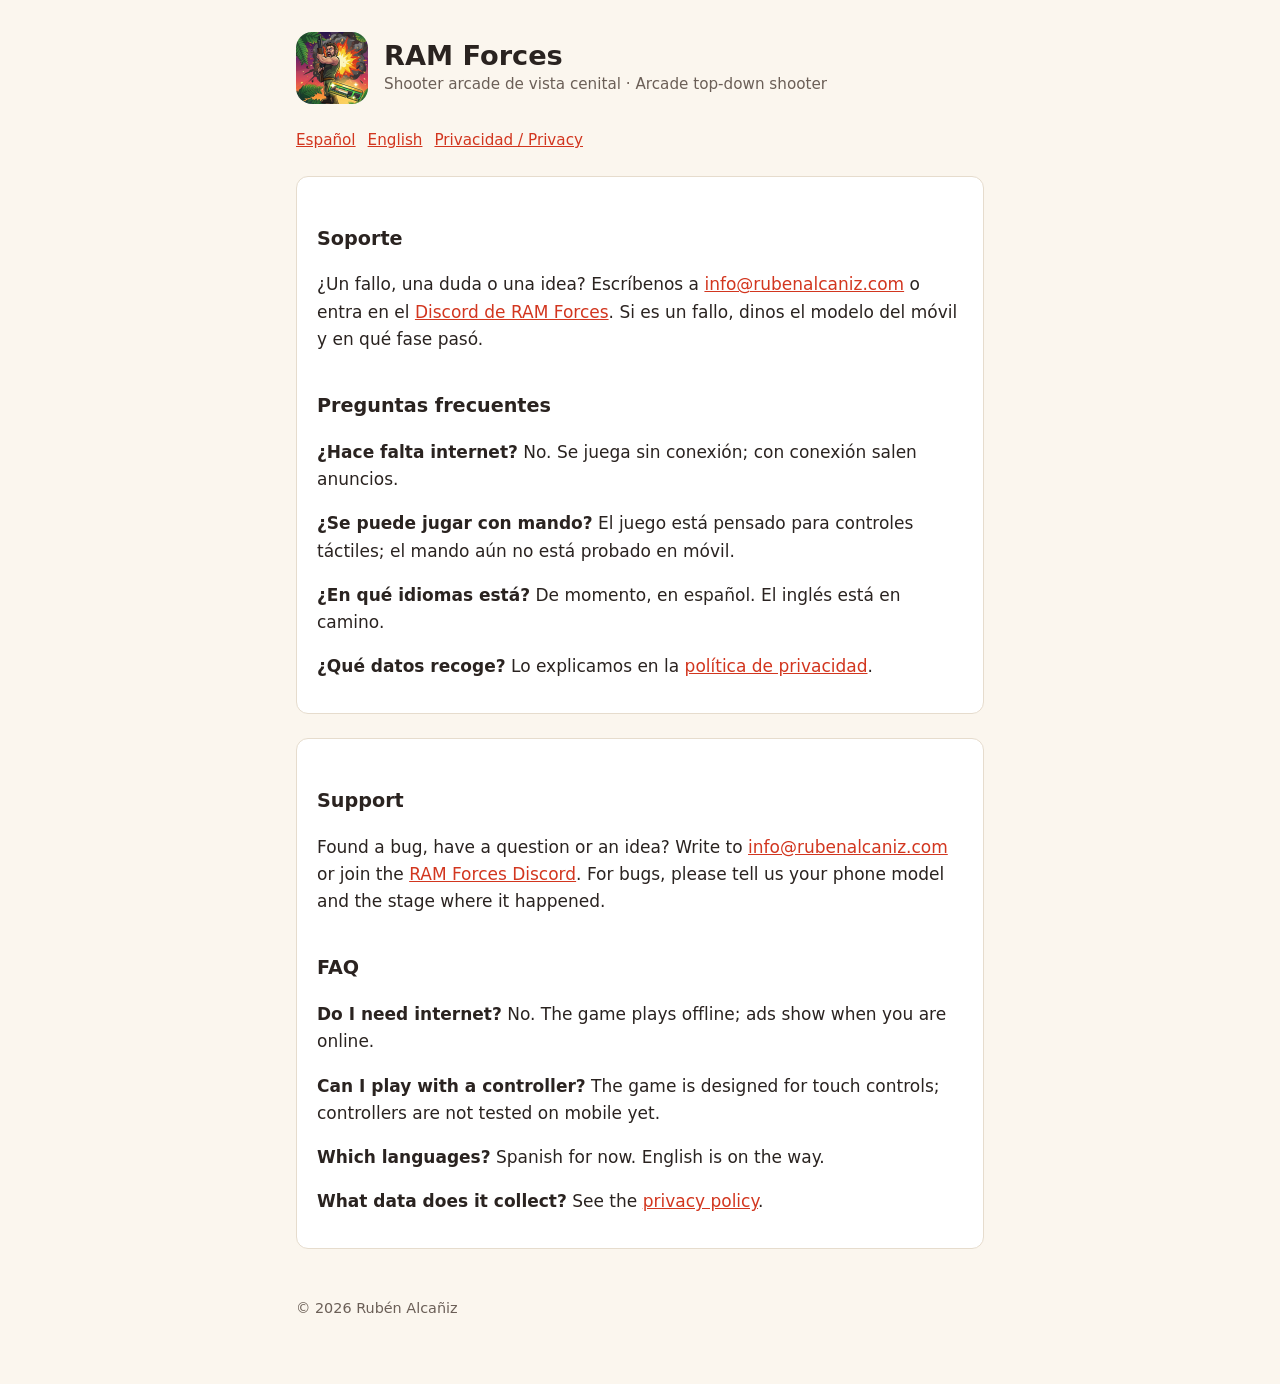
<file: index.html>
<!doctype html>
<html lang="es">
<head>
<meta charset="utf-8">
<meta name="viewport" content="width=device-width, initial-scale=1">
<title>RAM Forces — Soporte</title>
<meta name="description" content="Soporte y contacto de RAM Forces, shooter arcade de vista cenital.">
<link rel="stylesheet" href="style.css">
</head>
<body>
<main>
<header>
  <img src="icon.png" alt="Icono de RAM Forces">
  <div>
    <h1>RAM Forces</h1>
    <div class="muted">Shooter arcade de vista cenital · Arcade top-down shooter</div>
  </div>
</header>

<nav class="lang"><a href="#es">Español</a><a href="#en">English</a><a href="privacy.html">Privacidad / Privacy</a></nav>

<section class="card" id="es">
  <h2>Soporte</h2>
  <p>¿Un fallo, una duda o una idea? Escríbenos a <a href="mailto:info@rubenalcaniz.com">info@rubenalcaniz.com</a> o entra en el <a href="https://discord.gg/SUzvkaZ8WC">Discord de RAM Forces</a>. Si es un fallo, dinos el modelo del móvil y en qué fase pasó.</p>
  <h2>Preguntas frecuentes</h2>
  <p><strong>¿Hace falta internet?</strong> No. Se juega sin conexión; con conexión salen anuncios.</p>
  <p><strong>¿Se puede jugar con mando?</strong> El juego está pensado para controles táctiles; el mando aún no está probado en móvil.</p>
  <p><strong>¿En qué idiomas está?</strong> De momento, en español. El inglés está en camino.</p>
  <p><strong>¿Qué datos recoge?</strong> Lo explicamos en la <a href="privacy.html">política de privacidad</a>.</p>
</section>

<section class="card" id="en">
  <h2>Support</h2>
  <p>Found a bug, have a question or an idea? Write to <a href="mailto:info@rubenalcaniz.com">info@rubenalcaniz.com</a> or join the <a href="https://discord.gg/SUzvkaZ8WC">RAM Forces Discord</a>. For bugs, please tell us your phone model and the stage where it happened.</p>
  <h2>FAQ</h2>
  <p><strong>Do I need internet?</strong> No. The game plays offline; ads show when you are online.</p>
  <p><strong>Can I play with a controller?</strong> The game is designed for touch controls; controllers are not tested on mobile yet.</p>
  <p><strong>Which languages?</strong> Spanish for now. English is on the way.</p>
  <p><strong>What data does it collect?</strong> See the <a href="privacy.html#en">privacy policy</a>.</p>
</section>

<footer>© 2026 Rubén Alcañiz</footer>
</main>
</body>
</html>
</file>
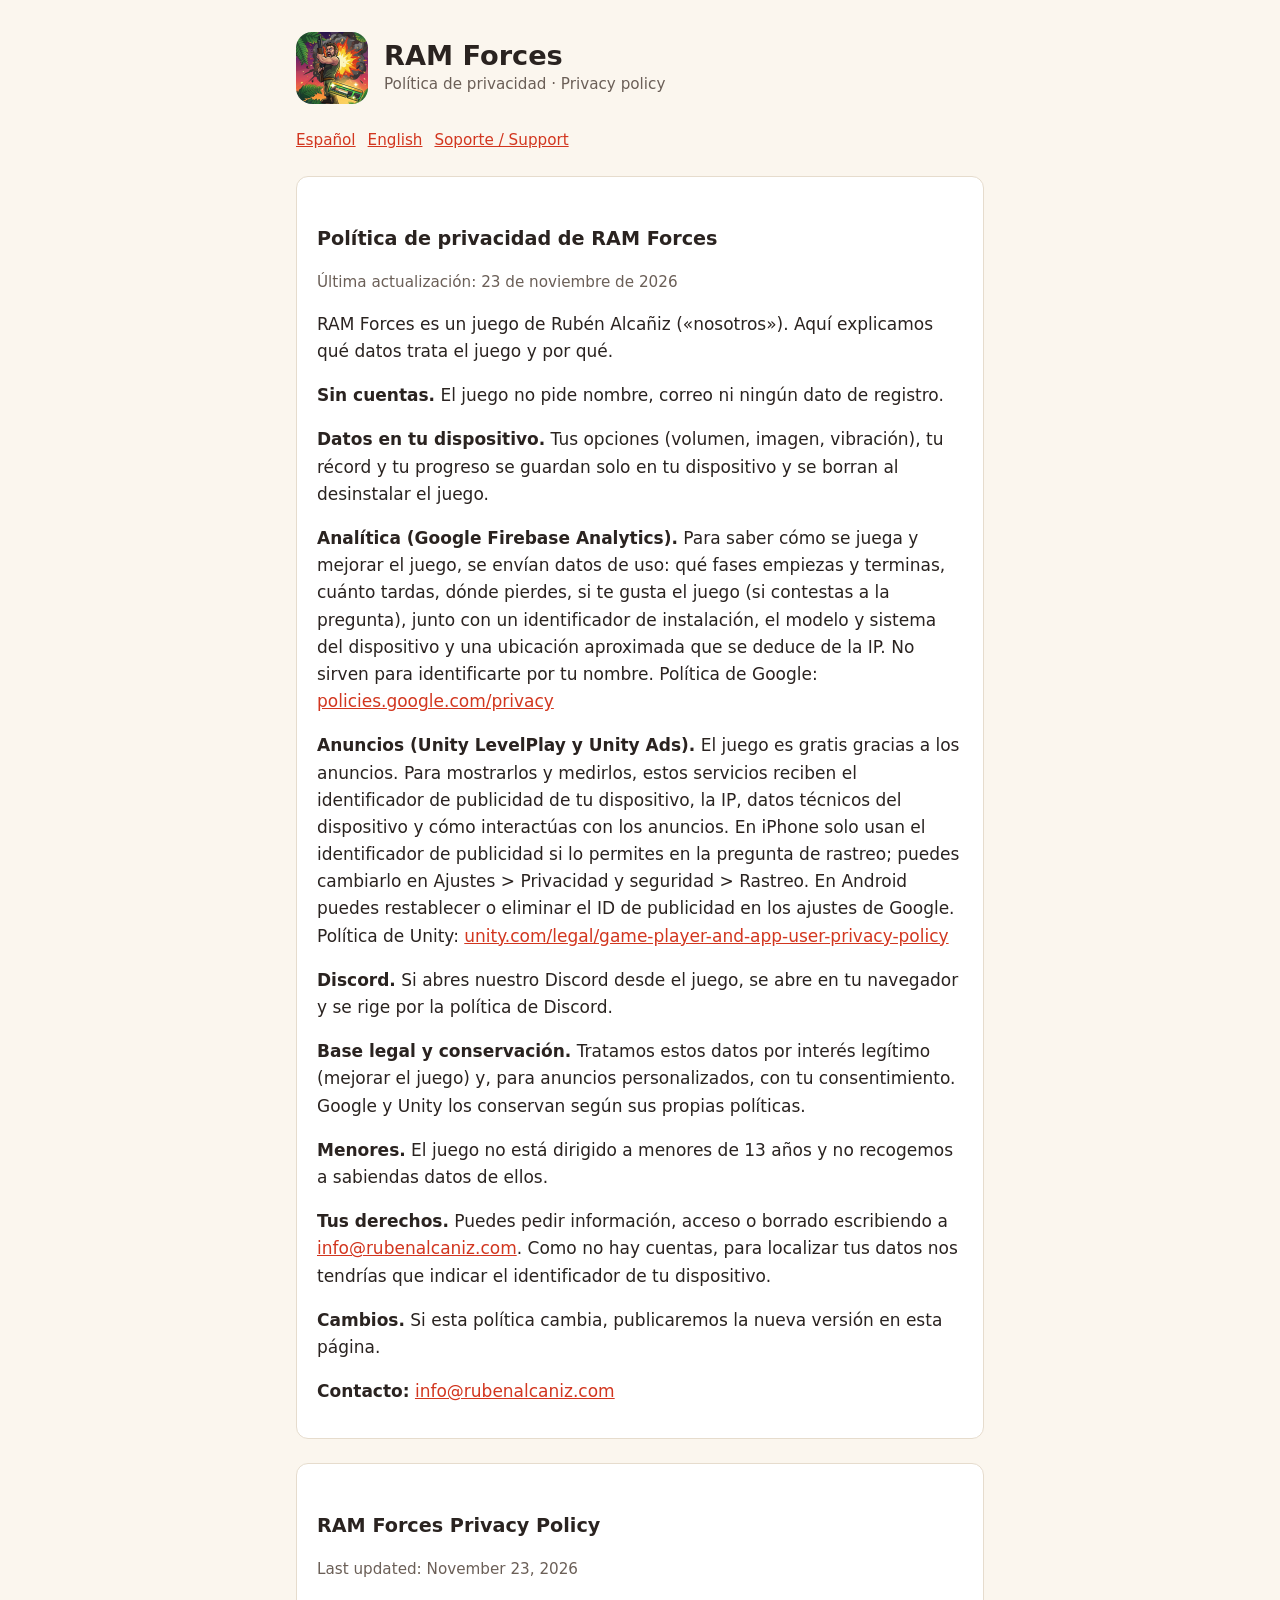
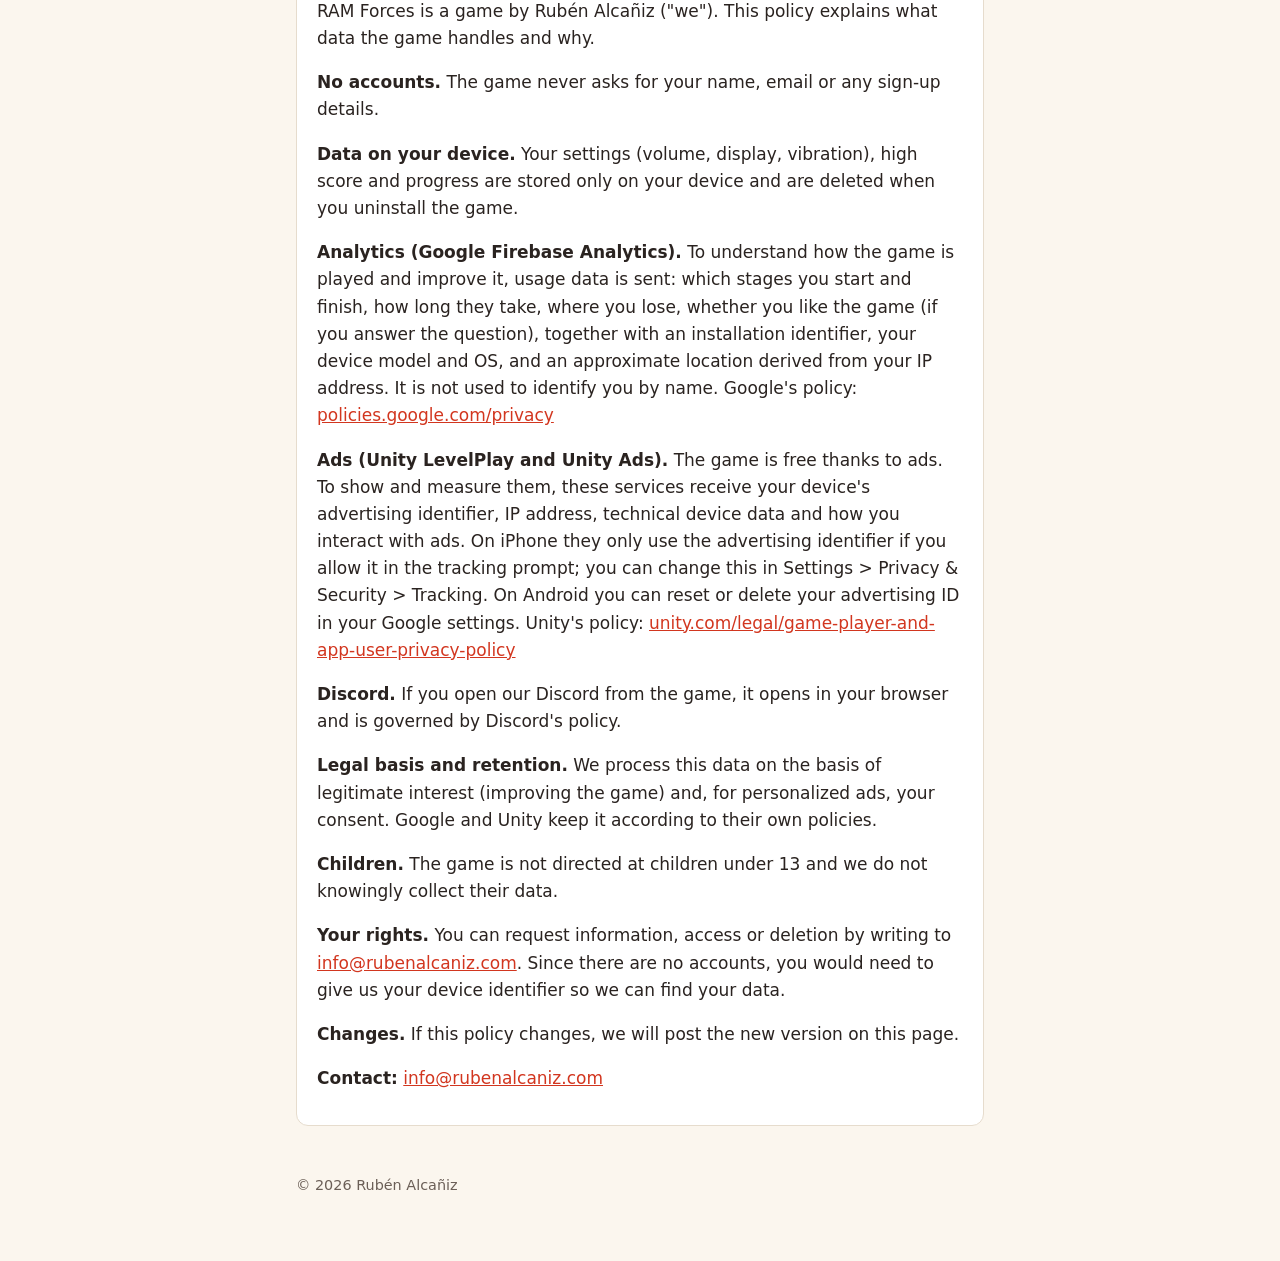
<file: privacy.html>
<!doctype html>
<html lang="es">
<head>
<meta charset="utf-8">
<meta name="viewport" content="width=device-width, initial-scale=1">
<title>RAM Forces — Privacidad</title>
<meta name="description" content="Política de privacidad de RAM Forces / RAM Forces privacy policy.">
<link rel="stylesheet" href="style.css">
</head>
<body>
<main>
<header>
  <img src="icon.png" alt="Icono de RAM Forces">
  <div>
    <h1>RAM Forces</h1>
    <div class="muted">Política de privacidad · Privacy policy</div>
  </div>
</header>

<nav class="lang"><a href="#es">Español</a><a href="#en">English</a><a href="index.html">Soporte / Support</a></nav>

<section class="card" id="es" lang="es">
  <h2>Política de privacidad de RAM Forces</h2>
  <p class="muted">Última actualización: 23 de noviembre de 2026</p>
  <p>RAM Forces es un juego de Rubén Alcañiz («nosotros»). Aquí explicamos qué datos trata el juego y por qué.</p>
  <p><strong>Sin cuentas.</strong> El juego no pide nombre, correo ni ningún dato de registro.</p>
  <p><strong>Datos en tu dispositivo.</strong> Tus opciones (volumen, imagen, vibración), tu récord y tu progreso se guardan solo en tu dispositivo y se borran al desinstalar el juego.</p>
  <p><strong>Analítica (Google Firebase Analytics).</strong> Para saber cómo se juega y mejorar el juego, se envían datos de uso: qué fases empiezas y terminas, cuánto tardas, dónde pierdes, si te gusta el juego (si contestas a la pregunta), junto con un identificador de instalación, el modelo y sistema del dispositivo y una ubicación aproximada que se deduce de la IP. No sirven para identificarte por tu nombre. Política de Google: <a href="https://policies.google.com/privacy">policies.google.com/privacy</a></p>
  <p><strong>Anuncios (Unity LevelPlay y Unity Ads).</strong> El juego es gratis gracias a los anuncios. Para mostrarlos y medirlos, estos servicios reciben el identificador de publicidad de tu dispositivo, la IP, datos técnicos del dispositivo y cómo interactúas con los anuncios. En iPhone solo usan el identificador de publicidad si lo permites en la pregunta de rastreo; puedes cambiarlo en Ajustes &gt; Privacidad y seguridad &gt; Rastreo. En Android puedes restablecer o eliminar el ID de publicidad en los ajustes de Google. Política de Unity: <a href="https://unity.com/legal/game-player-and-app-user-privacy-policy">unity.com/legal/game-player-and-app-user-privacy-policy</a></p>
  <p><strong>Discord.</strong> Si abres nuestro Discord desde el juego, se abre en tu navegador y se rige por la política de Discord.</p>
  <p><strong>Base legal y conservación.</strong> Tratamos estos datos por interés legítimo (mejorar el juego) y, para anuncios personalizados, con tu consentimiento. Google y Unity los conservan según sus propias políticas.</p>
  <p><strong>Menores.</strong> El juego no está dirigido a menores de 13 años y no recogemos a sabiendas datos de ellos.</p>
  <p><strong>Tus derechos.</strong> Puedes pedir información, acceso o borrado escribiendo a <a href="mailto:info@rubenalcaniz.com">info@rubenalcaniz.com</a>. Como no hay cuentas, para localizar tus datos nos tendrías que indicar el identificador de tu dispositivo.</p>
  <p><strong>Cambios.</strong> Si esta política cambia, publicaremos la nueva versión en esta página.</p>
  <p><strong>Contacto:</strong> <a href="mailto:info@rubenalcaniz.com">info@rubenalcaniz.com</a></p>
</section>

<section class="card" id="en" lang="en">
  <h2>RAM Forces Privacy Policy</h2>
  <p class="muted">Last updated: November 23, 2026</p>
  <p>RAM Forces is a game by Rubén Alcañiz ("we"). This policy explains what data the game handles and why.</p>
  <p><strong>No accounts.</strong> The game never asks for your name, email or any sign-up details.</p>
  <p><strong>Data on your device.</strong> Your settings (volume, display, vibration), high score and progress are stored only on your device and are deleted when you uninstall the game.</p>
  <p><strong>Analytics (Google Firebase Analytics).</strong> To understand how the game is played and improve it, usage data is sent: which stages you start and finish, how long they take, where you lose, whether you like the game (if you answer the question), together with an installation identifier, your device model and OS, and an approximate location derived from your IP address. It is not used to identify you by name. Google's policy: <a href="https://policies.google.com/privacy">policies.google.com/privacy</a></p>
  <p><strong>Ads (Unity LevelPlay and Unity Ads).</strong> The game is free thanks to ads. To show and measure them, these services receive your device's advertising identifier, IP address, technical device data and how you interact with ads. On iPhone they only use the advertising identifier if you allow it in the tracking prompt; you can change this in Settings &gt; Privacy &amp; Security &gt; Tracking. On Android you can reset or delete your advertising ID in your Google settings. Unity's policy: <a href="https://unity.com/legal/game-player-and-app-user-privacy-policy">unity.com/legal/game-player-and-app-user-privacy-policy</a></p>
  <p><strong>Discord.</strong> If you open our Discord from the game, it opens in your browser and is governed by Discord's policy.</p>
  <p><strong>Legal basis and retention.</strong> We process this data on the basis of legitimate interest (improving the game) and, for personalized ads, your consent. Google and Unity keep it according to their own policies.</p>
  <p><strong>Children.</strong> The game is not directed at children under 13 and we do not knowingly collect their data.</p>
  <p><strong>Your rights.</strong> You can request information, access or deletion by writing to <a href="mailto:info@rubenalcaniz.com">info@rubenalcaniz.com</a>. Since there are no accounts, you would need to give us your device identifier so we can find your data.</p>
  <p><strong>Changes.</strong> If this policy changes, we will post the new version on this page.</p>
  <p><strong>Contact:</strong> <a href="mailto:info@rubenalcaniz.com">info@rubenalcaniz.com</a></p>
</section>

<footer>© 2026 Rubén Alcañiz</footer>
</main>
</body>
</html>
</file>
<file: style.css>
:root {
  --bg: #fbf6ee;
  --fg: #2a2320;
  --muted: #6b5f57;
  --accent: #d2361f;
  --card: #ffffff;
  --line: #e6dccd;
}
@media (prefers-color-scheme: dark) {
  :root {
    --bg: #1b1715;
    --fg: #f1e9df;
    --muted: #b3a597;
    --accent: #ff6a4d;
    --card: #25201d;
    --line: #3a322d;
  }
}
* { box-sizing: border-box; }
body {
  margin: 0;
  background: var(--bg);
  color: var(--fg);
  font: 17px/1.6 system-ui, -apple-system, "Segoe UI", Roboto, sans-serif;
}
main { max-width: 720px; margin: 0 auto; padding: 32px 16px 64px; }
header { display: flex; align-items: center; gap: 16px; margin-bottom: 24px; }
header img { width: 72px; height: 72px; border-radius: 16px; }
h1 { font-size: 1.7rem; line-height: 1.2; margin: 0; }
h2 { font-size: 1.2rem; margin: 2em 0 0.4em; }
p, li { color: var(--fg); }
.muted { color: var(--muted); font-size: 0.95rem; }
a { color: var(--accent); }
nav.lang { margin: 0 0 24px; font-size: 0.95rem; }
nav.lang a { margin-right: 12px; }
section.card {
  background: var(--card);
  border: 1px solid var(--line);
  border-radius: 12px;
  padding: 8px 20px 16px;
  margin: 24px 0;
}
footer { margin-top: 48px; font-size: 0.9rem; color: var(--muted); }
</file>
